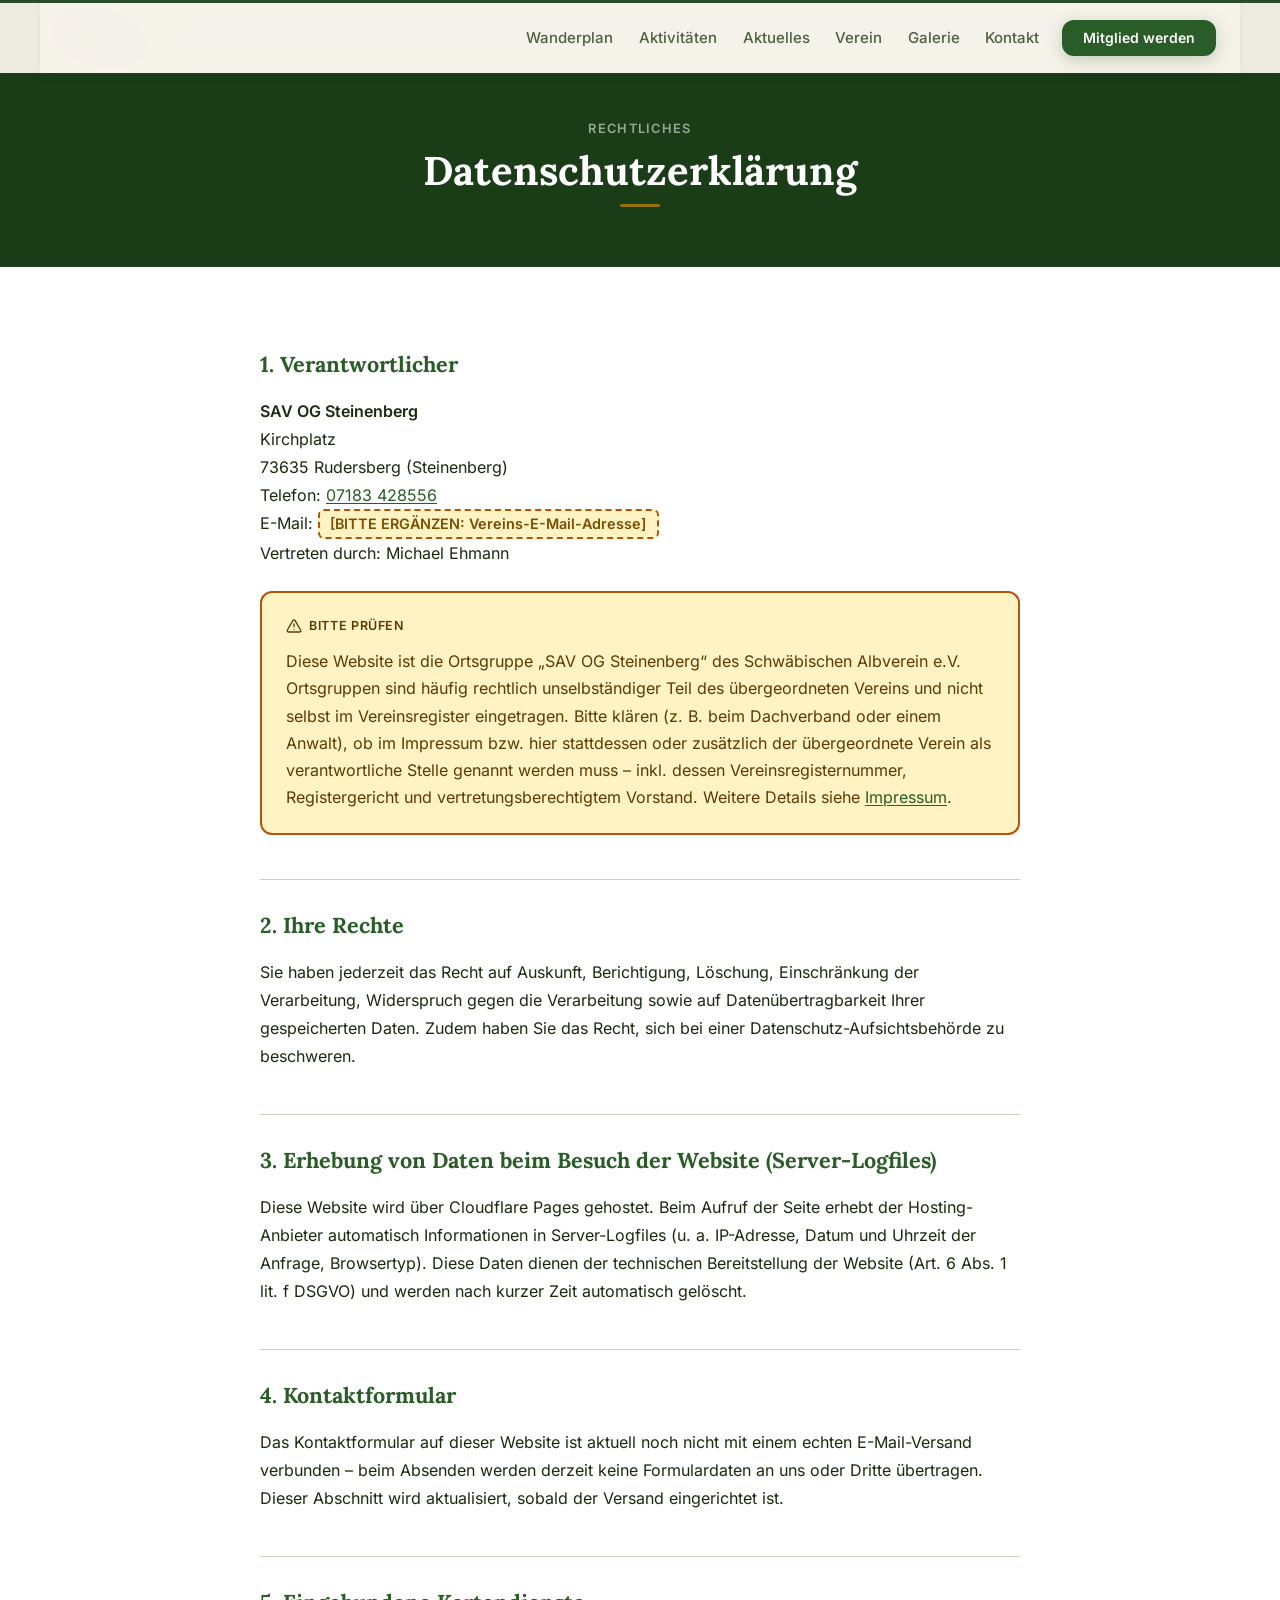
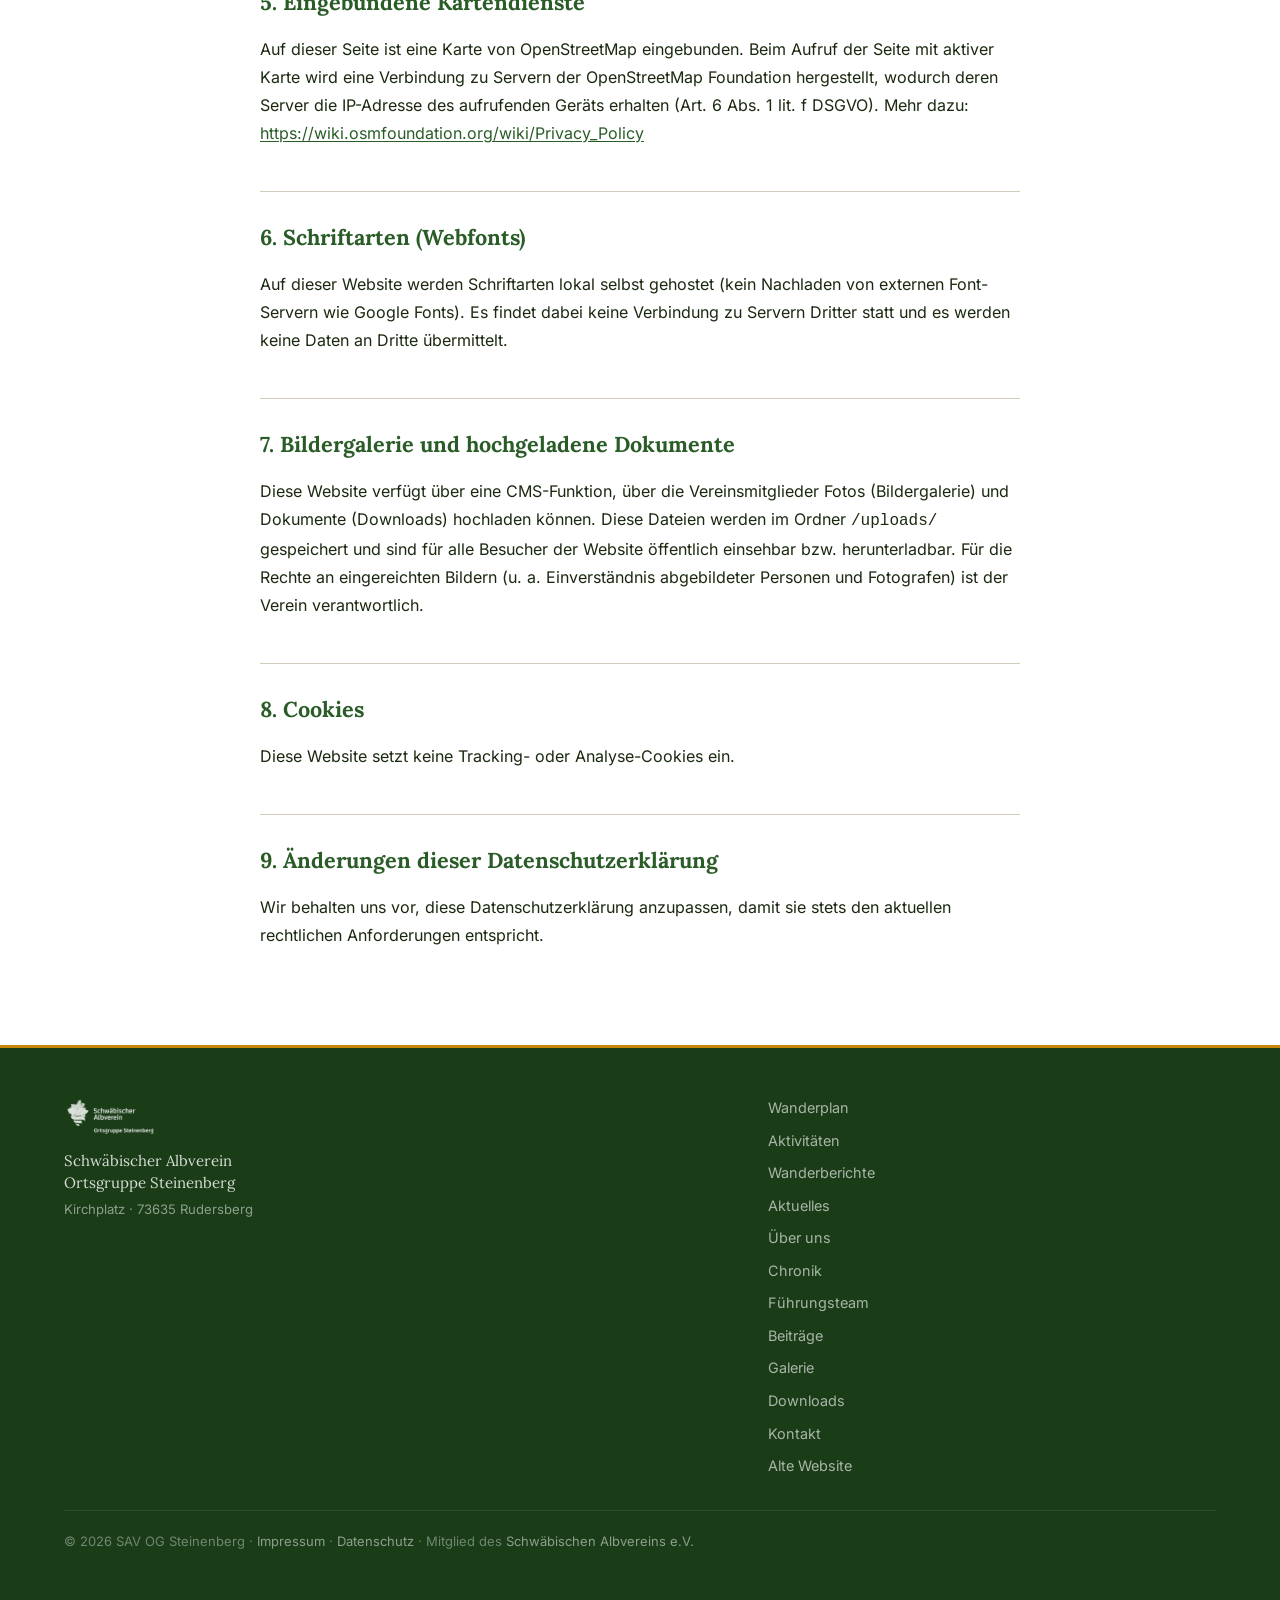
<file: datenschutz.html>
<!DOCTYPE html>
<html lang="de">
<head>
  <meta charset="UTF-8">
  <meta name="viewport" content="width=device-width, initial-scale=1.0">
  <meta name="description" content="Datenschutzerklärung der SAV OG Steinenberg – Ortsgruppe Steinenberg des Schwäbischen Albvereins – gemäß DSGVO.">
  <title>Datenschutzerklärung – SAV OG Steinenberg</title>
  <link rel="stylesheet" href="css/fonts.css">
  <link rel="stylesheet" href="css/style.css">
</head>
<body>

<a href="#main-content" class="skip-link">Zum Inhalt springen</a>

<!-- ── Fixed: Progress bar ─────────────────────────────── -->
<div id="progress-bar" aria-hidden="true"><div id="progress-bar__fill"></div></div>

<!-- =====================================================
     NAVIGATION  (identisch zu index.html, Links zeigen auf
     die jeweiligen Abschnitte der Startseite)
     ===================================================== -->
<header id="main-nav" class="nav nav--scrolled" role="banner">
  <div class="container nav__inner">

    <a href="index.html" class="nav__logo" aria-label="SAV OG Steinenberg – Startseite">
      <img src="assets/images/logo.png"
           alt="Schwäbischer Albverein Ortsgruppe Steinenberg"
           class="nav__logo-img"
           onerror="this.style.display='none';this.nextElementSibling.style.display='flex'">
      <span class="nav__logo-fallback" style="display:none">
        <span class="nav__logo-sav">SAV</span>
        <span class="nav__logo-og">OG Steinenberg</span>
      </span>
    </a>

    <button id="nav-toggle" class="nav__toggle" aria-label="Navigation öffnen" aria-expanded="false" aria-controls="nav-menu">
      <span class="nav__toggle-bar"></span>
      <span class="nav__toggle-bar"></span>
      <span class="nav__toggle-bar"></span>
    </button>

  </div>
</header>

<nav id="nav-menu" class="nav__menu container nav--scrolled" aria-label="Hauptnavigation">
  <ul role="list">
    <li><a href="index.html#wanderplan"    class="nav__link">Wanderplan</a></li>
    <li><a href="index.html#aktivitaeten"  class="nav__link">Aktivitäten</a></li>
    <li><a href="index.html#aktuelles"     class="nav__link">Aktuelles</a></li>
    <li><a href="index.html#ueber-uns"     class="nav__link">Verein</a></li>
    <li><a href="index.html#galerie"       class="nav__link">Galerie</a></li>
    <li><a href="index.html#kontakt"       class="nav__link">Kontakt</a></li>
    <li><a href="index.html#mitglied" class="btn btn--primary btn--sm nav__cta">Mitglied werden</a></li>
  </ul>
</nav>

<main id="main-content">

  <!-- =====================================================
       SEITENTITEL
       ===================================================== -->
  <section class="page-hero" aria-label="Seitentitel">
    <div class="container">
      <p class="section__eyebrow section__eyebrow--light">Rechtliches</p>
      <h1 class="section__title section__title--light">Datenschutzerklärung</h1>
    </div>
  </section>

  <!-- =====================================================
       DATENSCHUTZ-INHALT
       Werte mit id="legal-…" werden von js/cms-content.js aus
       content/kontakt.json bzw. content/rechtliches.json befüllt,
       sobald diese im CMS gepflegt/geändert werden.
       ===================================================== -->
  <section class="section section--white" aria-label="Datenschutzerklärung-Inhalt">
    <div class="container">

      <div class="legal-content">

        <h2>1. Verantwortlicher</h2>
        <address>
          <strong id="legal-vereinsname">SAV OG Steinenberg</strong><br>
          <span id="legal-strasse">Kirchplatz</span><br>
          <span id="legal-ort">73635 Rudersberg (Steinenberg)</span><br>
          Telefon: <a id="legal-telefon-link" href="tel:+497183428556"><span id="legal-telefon">07183 428556</span></a><br>
          E-Mail: <span id="legal-email-wrap" class="legal-placeholder">[BITTE ERGÄNZEN: Vereins-E-Mail-Adresse]</span><br>
          Vertreten durch: <span id="legal-vertreten-durch">Michael Ehmann</span>
        </address>

        <div class="legal-callout" role="note">
          <p class="legal-callout__label">
            <svg width="16" height="16" viewBox="0 0 24 24" fill="none" aria-hidden="true"><path d="M12 9v4M12 17h.01M10.29 3.86l-8.18 14.18A2 2 0 0 0 3.82 21h16.36a2 2 0 0 0 1.71-2.96L13.71 3.86a2 2 0 0 0-3.42 0z" stroke="currentColor" stroke-width="2" stroke-linecap="round" stroke-linejoin="round"/></svg>
            Bitte prüfen
          </p>
          <p>Diese Website ist die Ortsgruppe „SAV OG Steinenberg“ des Schwäbischen Albverein e.V. Ortsgruppen sind häufig rechtlich unselbständiger Teil des übergeordneten Vereins und nicht selbst im Vereinsregister eingetragen. Bitte klären (z.&nbsp;B. beim Dachverband oder einem Anwalt), ob im Impressum bzw. hier stattdessen oder zusätzlich der übergeordnete Verein als verantwortliche Stelle genannt werden muss – inkl. dessen Vereinsregisternummer, Registergericht und vertretungsberechtigtem Vorstand. Weitere Details siehe <a href="impressum.html">Impressum</a>.</p>
        </div>

        <h2>2. Ihre Rechte</h2>
        <p>Sie haben jederzeit das Recht auf Auskunft, Berichtigung, Löschung, Einschränkung der Verarbeitung, Widerspruch gegen die Verarbeitung sowie auf Datenübertragbarkeit Ihrer gespeicherten Daten. Zudem haben Sie das Recht, sich bei einer Datenschutz-Aufsichtsbehörde zu beschweren.</p>

        <h2>3. Erhebung von Daten beim Besuch der Website (Server-Logfiles)</h2>
        <p>Diese Website wird über Cloudflare Pages gehostet. Beim Aufruf der Seite erhebt der Hosting-Anbieter automatisch Informationen in Server-Logfiles (u.&nbsp;a. IP-Adresse, Datum und Uhrzeit der Anfrage, Browsertyp). Diese Daten dienen der technischen Bereitstellung der Website (Art. 6 Abs. 1 lit. f DSGVO) und werden nach kurzer Zeit automatisch gelöscht.</p>

        <h2>4. Kontaktformular</h2>
        <p>Das Kontaktformular auf dieser Website ist aktuell noch nicht mit einem echten E-Mail-Versand verbunden – beim Absenden werden derzeit keine Formulardaten an uns oder Dritte übertragen. Dieser Abschnitt wird aktualisiert, sobald der Versand eingerichtet ist.</p>

        <h2>5. Eingebundene Kartendienste</h2>
        <p>Auf dieser Seite ist eine Karte von OpenStreetMap eingebunden. Beim Aufruf der Seite mit aktiver Karte wird eine Verbindung zu Servern der OpenStreetMap Foundation hergestellt, wodurch deren Server die IP-Adresse des aufrufenden Geräts erhalten (Art. 6 Abs. 1 lit. f DSGVO). Mehr dazu: <a href="https://wiki.osmfoundation.org/wiki/Privacy_Policy" target="_blank" rel="noopener noreferrer">https://wiki.osmfoundation.org/wiki/Privacy_Policy</a></p>

        <h2>6. Schriftarten (Webfonts)</h2>
        <p>Auf dieser Website werden Schriftarten lokal selbst gehostet (kein Nachladen von externen Font-Servern wie Google Fonts). Es findet dabei keine Verbindung zu Servern Dritter statt und es werden keine Daten an Dritte übermittelt.</p>

        <h2>7. Bildergalerie und hochgeladene Dokumente</h2>
        <p>Diese Website verfügt über eine CMS-Funktion, über die Vereinsmitglieder Fotos (Bildergalerie) und Dokumente (Downloads) hochladen können. Diese Dateien werden im Ordner <code>/uploads/</code> gespeichert und sind für alle Besucher der Website öffentlich einsehbar bzw. herunterladbar. Für die Rechte an eingereichten Bildern (u.&nbsp;a. Einverständnis abgebildeter Personen und Fotografen) ist der Verein verantwortlich.</p>

        <h2>8. Cookies</h2>
        <p>Diese Website setzt keine Tracking- oder Analyse-Cookies ein.</p>

        <h2>9. Änderungen dieser Datenschutzerklärung</h2>
        <p>Wir behalten uns vor, diese Datenschutzerklärung anzupassen, damit sie stets den aktuellen rechtlichen Anforderungen entspricht.</p>

      </div>

    </div>
  </section>

</main>

<!-- =====================================================
     FOOTER  (identisch zu index.html)
     ===================================================== -->
<footer class="site-footer" role="contentinfo">
  <div class="container footer__inner">
    <div class="footer__brand">
      <img src="assets/images/logo.png" alt="SAV OG Steinenberg" class="footer__logo" onerror="this.style.display='none'">
      <p class="footer__tagline">Schwäbischer Albverein<br>Ortsgruppe Steinenberg</p>
      <p class="footer__address-small">Kirchplatz · 73635 Rudersberg</p>
    </div>
    <nav class="footer__nav" aria-label="Footer-Navigation">
      <a href="index.html#wanderplan">Wanderplan</a>
      <a href="index.html#aktivitaeten">Aktivitäten</a>
      <a href="index.html#familien">Wanderberichte</a>
      <a href="index.html#aktuelles">Aktuelles</a>
      <a href="index.html#ueber-uns">Über uns</a>
      <a href="index.html#chronik">Chronik</a>
      <a href="index.html#fuehrungsteam">Führungsteam</a>
      <a href="index.html#beitraege">Beiträge</a>
      <a href="index.html#galerie">Galerie</a>
      <a href="index.html#downloads">Downloads</a>
      <a href="index.html#kontakt">Kontakt</a>
      <a href="https://albverein-steinenberg.de" target="_blank" rel="noopener noreferrer">Alte Website</a>
    </nav>
    <p class="footer__legal">
      © <span id="footer-year"></span> SAV OG Steinenberg ·
      <a href="impressum.html">Impressum</a> · <a href="datenschutz.html" aria-current="page">Datenschutz</a> ·
      Mitglied des <a href="https://www.schwaebischer-albverein.de" target="_blank" rel="noopener noreferrer">Schwäbischen Albvereins e.V.</a>
    </p>
  </div>
</footer>

<!-- CMS content loader — fetches JSON files and populates the page -->
<script src="js/cms-content.js"></script>
<script src="js/main.js"></script>
</body>
</html>
</file>
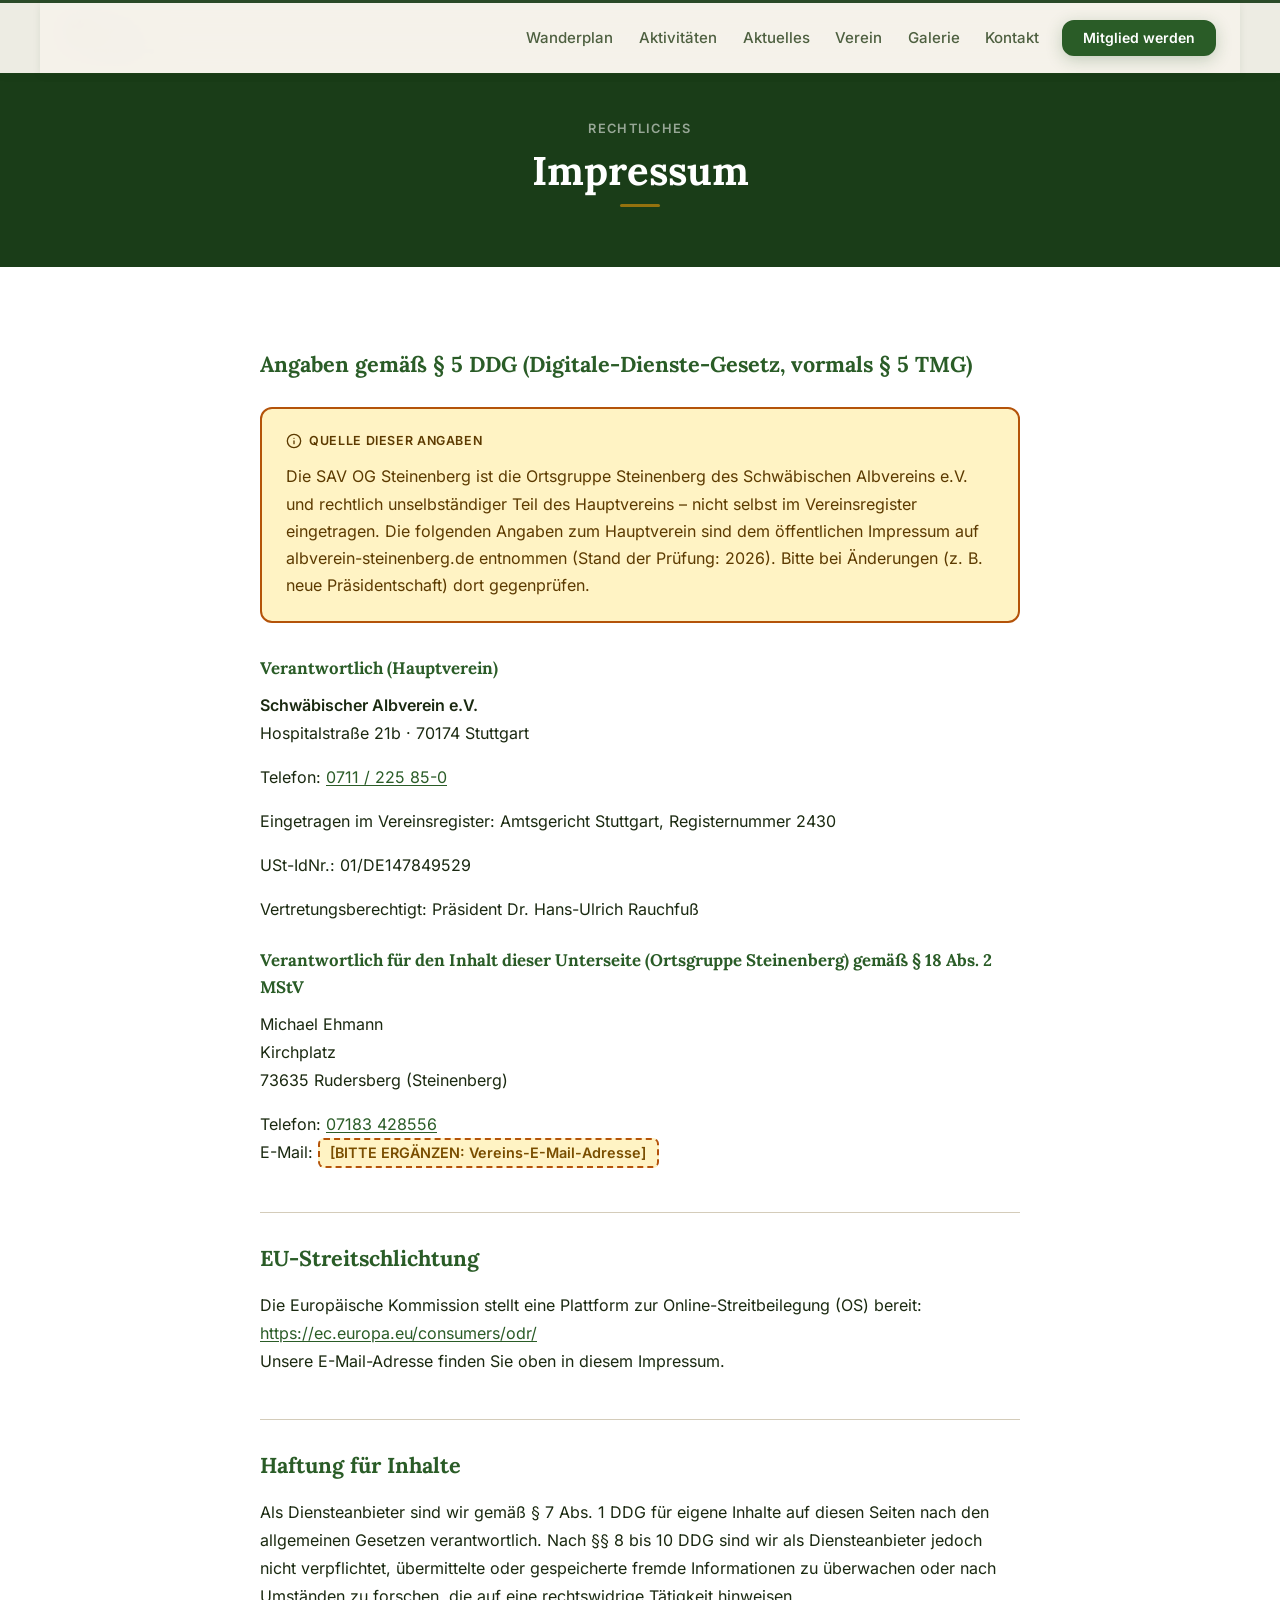
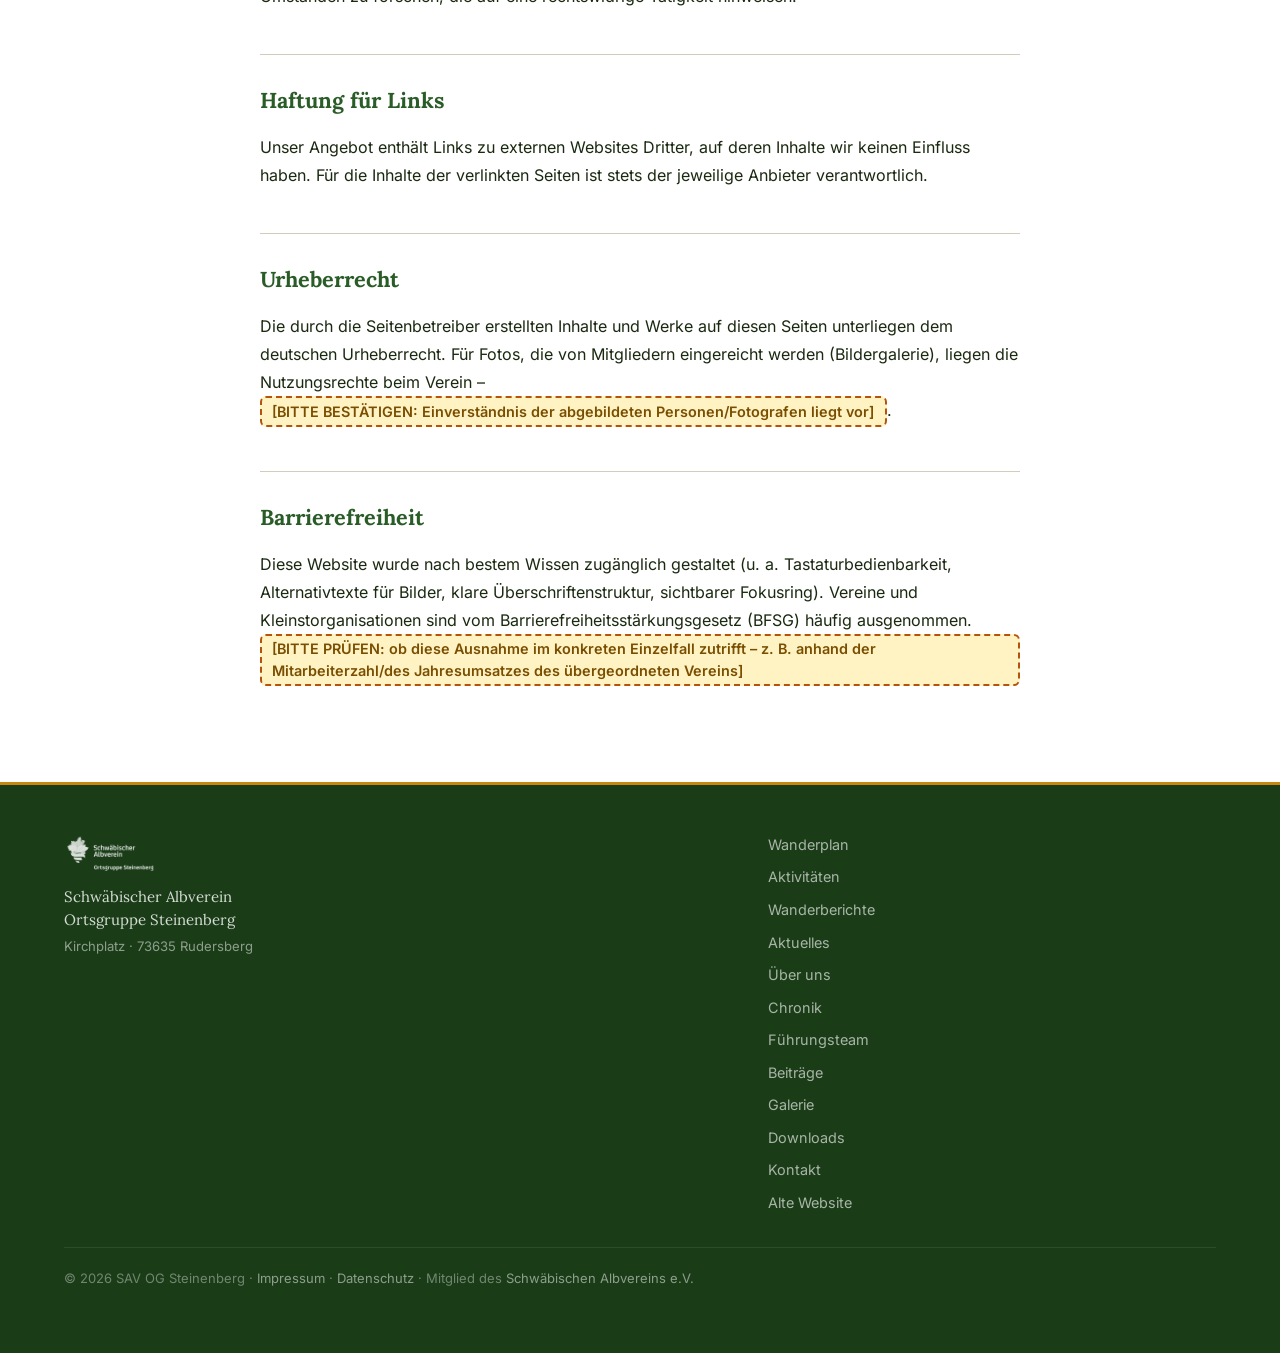
<file: impressum.html>
<!DOCTYPE html>
<html lang="de">
<head>
  <meta charset="UTF-8">
  <meta name="viewport" content="width=device-width, initial-scale=1.0">
  <meta name="description" content="Impressum der SAV OG Steinenberg – Ortsgruppe Steinenberg des Schwäbischen Albvereins – gemäß § 5 DDG.">
  <title>Impressum – SAV OG Steinenberg</title>
  <link rel="stylesheet" href="css/fonts.css">
  <link rel="stylesheet" href="css/style.css">
</head>
<body>

<a href="#main-content" class="skip-link">Zum Inhalt springen</a>

<!-- ── Fixed: Progress bar ─────────────────────────────── -->
<div id="progress-bar" aria-hidden="true"><div id="progress-bar__fill"></div></div>

<!-- =====================================================
     NAVIGATION  (identisch zu index.html, Links zeigen auf
     die jeweiligen Abschnitte der Startseite)
     ===================================================== -->
<header id="main-nav" class="nav nav--scrolled" role="banner">
  <div class="container nav__inner">

    <a href="index.html" class="nav__logo" aria-label="SAV OG Steinenberg – Startseite">
      <img src="assets/images/logo.png"
           alt="Schwäbischer Albverein Ortsgruppe Steinenberg"
           class="nav__logo-img"
           onerror="this.style.display='none';this.nextElementSibling.style.display='flex'">
      <span class="nav__logo-fallback" style="display:none">
        <span class="nav__logo-sav">SAV</span>
        <span class="nav__logo-og">OG Steinenberg</span>
      </span>
    </a>

    <button id="nav-toggle" class="nav__toggle" aria-label="Navigation öffnen" aria-expanded="false" aria-controls="nav-menu">
      <span class="nav__toggle-bar"></span>
      <span class="nav__toggle-bar"></span>
      <span class="nav__toggle-bar"></span>
    </button>

  </div>
</header>

<nav id="nav-menu" class="nav__menu container nav--scrolled" aria-label="Hauptnavigation">
  <ul role="list">
    <li><a href="index.html#wanderplan"    class="nav__link">Wanderplan</a></li>
    <li><a href="index.html#aktivitaeten"  class="nav__link">Aktivitäten</a></li>
    <li><a href="index.html#aktuelles"     class="nav__link">Aktuelles</a></li>
    <li><a href="index.html#ueber-uns"     class="nav__link">Verein</a></li>
    <li><a href="index.html#galerie"       class="nav__link">Galerie</a></li>
    <li><a href="index.html#kontakt"       class="nav__link">Kontakt</a></li>
    <li><a href="index.html#mitglied" class="btn btn--primary btn--sm nav__cta">Mitglied werden</a></li>
  </ul>
</nav>

<main id="main-content">

  <!-- =====================================================
       SEITENTITEL
       ===================================================== -->
  <section class="page-hero" aria-label="Seitentitel">
    <div class="container">
      <p class="section__eyebrow section__eyebrow--light">Rechtliches</p>
      <h1 class="section__title section__title--light">Impressum</h1>
    </div>
  </section>

  <!-- =====================================================
       IMPRESSUM-INHALT
       Werte mit id="legal-…" werden von js/cms-content.js aus
       content/kontakt.json bzw. content/rechtliches.json befüllt,
       sobald diese im CMS gepflegt/geändert werden. Die hier
       hinterlegten Texte sind der aktuelle Stand als Startwert.
       ===================================================== -->
  <section class="section section--white" aria-label="Impressum-Angaben">
    <div class="container">

      <div class="legal-content">

        <h2>Angaben gemäß § 5 DDG (Digitale-Dienste-Gesetz, vormals § 5 TMG)</h2>

        <div class="legal-callout" role="note">
          <p class="legal-callout__label">
            <svg width="16" height="16" viewBox="0 0 24 24" fill="none" aria-hidden="true"><circle cx="12" cy="12" r="10" stroke="currentColor" stroke-width="2"/><line x1="12" y1="16" x2="12" y2="12" stroke="currentColor" stroke-width="2" stroke-linecap="round"/><line x1="12" y1="8" x2="12" y2="8.01" stroke="currentColor" stroke-width="2" stroke-linecap="round"/></svg>
            Quelle dieser Angaben
          </p>
          <p>Die SAV OG Steinenberg ist die Ortsgruppe Steinenberg des Schwäbischen Albvereins e.V. und rechtlich unselbständiger Teil des Hauptvereins – nicht selbst im Vereinsregister eingetragen. Die folgenden Angaben zum Hauptverein sind dem öffentlichen Impressum auf albverein-steinenberg.de entnommen (Stand der Prüfung: 2026). Bitte bei Änderungen (z.&nbsp;B. neue Präsidentschaft) dort gegenprüfen.</p>
        </div>

        <h3>Verantwortlich (Hauptverein)</h3>
        <address>
          <strong id="legal-uebergeordneter-name">Schwäbischer Albverein e.V.</strong><br>
          <span id="legal-uebergeordneter-adresse">Hospitalstraße 21b · 70174 Stuttgart</span>
        </address>
        <p>
          Telefon: <a id="legal-uebergeordneter-telefon-link" href="tel:+497112258500"><span id="legal-uebergeordneter-telefon">0711 / 225 85-0</span></a>
        </p>
        <p>Eingetragen im Vereinsregister: <span id="legal-uebergeordneter-registergericht">Amtsgericht Stuttgart</span>, Registernummer <span id="legal-uebergeordneter-registernummer">2430</span></p>
        <p>USt-IdNr.: <span id="legal-uebergeordneter-ustid">01/DE147849529</span></p>
        <p>Vertretungsberechtigt: Präsident <span id="legal-uebergeordneter-praesident">Dr. Hans-Ulrich Rauchfuß</span></p>

        <h3>Verantwortlich für den Inhalt dieser Unterseite (Ortsgruppe Steinenberg) gemäß § 18 Abs. 2 MStV</h3>
        <address>
          <span id="legal-vertreten-durch">Michael Ehmann</span><br>
          <span id="legal-strasse">Kirchplatz</span><br>
          <span id="legal-ort">73635 Rudersberg (Steinenberg)</span>
        </address>
        <p>
          Telefon: <a id="legal-telefon-link" href="tel:+497183428556"><span id="legal-telefon">07183 428556</span></a><br>
          E-Mail: <span id="legal-email-wrap" class="legal-placeholder">[BITTE ERGÄNZEN: Vereins-E-Mail-Adresse]</span>
        </p>

        <h2>EU-Streitschlichtung</h2>
        <p>
          Die Europäische Kommission stellt eine Plattform zur Online-Streitbeilegung (OS) bereit:
          <a href="https://ec.europa.eu/consumers/odr/" target="_blank" rel="noopener noreferrer">https://ec.europa.eu/consumers/odr/</a><br>
          Unsere E-Mail-Adresse finden Sie oben in diesem Impressum.
        </p>

        <h2>Haftung für Inhalte</h2>
        <p>Als Diensteanbieter sind wir gemäß § 7 Abs. 1 DDG für eigene Inhalte auf diesen Seiten nach den allgemeinen Gesetzen verantwortlich. Nach §§ 8 bis 10 DDG sind wir als Diensteanbieter jedoch nicht verpflichtet, übermittelte oder gespeicherte fremde Informationen zu überwachen oder nach Umständen zu forschen, die auf eine rechtswidrige Tätigkeit hinweisen.</p>

        <h2>Haftung für Links</h2>
        <p>Unser Angebot enthält Links zu externen Websites Dritter, auf deren Inhalte wir keinen Einfluss haben. Für die Inhalte der verlinkten Seiten ist stets der jeweilige Anbieter verantwortlich.</p>

        <h2>Urheberrecht</h2>
        <p>Die durch die Seitenbetreiber erstellten Inhalte und Werke auf diesen Seiten unterliegen dem deutschen Urheberrecht. Für Fotos, die von Mitgliedern eingereicht werden (Bildergalerie), liegen die Nutzungsrechte beim Verein – <span class="legal-placeholder">[BITTE BESTÄTIGEN: Einverständnis der abgebildeten Personen/Fotografen liegt vor]</span>.</p>

        <h2>Barrierefreiheit</h2>
        <p>Diese Website wurde nach bestem Wissen zugänglich gestaltet (u.&nbsp;a. Tastaturbedienbarkeit, Alternativtexte für Bilder, klare Überschriftenstruktur, sichtbarer Fokusring). Vereine und Kleinstorganisationen sind vom Barrierefreiheitsstärkungsgesetz (BFSG) häufig ausgenommen. <span class="legal-placeholder">[BITTE PRÜFEN: ob diese Ausnahme im konkreten Einzelfall zutrifft – z.&nbsp;B. anhand der Mitarbeiterzahl/des Jahresumsatzes des übergeordneten Vereins]</span></p>

      </div>

    </div>
  </section>

</main>

<!-- =====================================================
     FOOTER  (identisch zu index.html)
     ===================================================== -->
<footer class="site-footer" role="contentinfo">
  <div class="container footer__inner">
    <div class="footer__brand">
      <img src="assets/images/logo.png" alt="SAV OG Steinenberg" class="footer__logo" onerror="this.style.display='none'">
      <p class="footer__tagline">Schwäbischer Albverein<br>Ortsgruppe Steinenberg</p>
      <p class="footer__address-small">Kirchplatz · 73635 Rudersberg</p>
    </div>
    <nav class="footer__nav" aria-label="Footer-Navigation">
      <a href="index.html#wanderplan">Wanderplan</a>
      <a href="index.html#aktivitaeten">Aktivitäten</a>
      <a href="index.html#familien">Wanderberichte</a>
      <a href="index.html#aktuelles">Aktuelles</a>
      <a href="index.html#ueber-uns">Über uns</a>
      <a href="index.html#chronik">Chronik</a>
      <a href="index.html#fuehrungsteam">Führungsteam</a>
      <a href="index.html#beitraege">Beiträge</a>
      <a href="index.html#galerie">Galerie</a>
      <a href="index.html#downloads">Downloads</a>
      <a href="index.html#kontakt">Kontakt</a>
      <a href="https://albverein-steinenberg.de" target="_blank" rel="noopener noreferrer">Alte Website</a>
    </nav>
    <p class="footer__legal">
      © <span id="footer-year"></span> SAV OG Steinenberg ·
      <a href="impressum.html" aria-current="page">Impressum</a> · <a href="datenschutz.html">Datenschutz</a> ·
      Mitglied des <a href="https://www.schwaebischer-albverein.de" target="_blank" rel="noopener noreferrer">Schwäbischen Albvereins e.V.</a>
    </p>
  </div>
</footer>

<!-- CMS content loader — fetches JSON files and populates the page -->
<script src="js/cms-content.js"></script>
<script src="js/main.js"></script>
</body>
</html>
</file>
<file: css/fonts.css>
/* ============================================================
   fonts.css — selbst gehostete Webfonts (Lora, Inter)
   ------------------------------------------------------------
   Diese Schriftarten wurden von Google Fonts heruntergeladen und
   liegen nun lokal unter assets/fonts/. Es findet KEIN Nachladen
   von fonts.googleapis.com / fonts.gstatic.com mehr statt – damit
   werden beim Seitenaufruf keine Nutzerdaten (IP-Adresse) an
   Google-Server übertragen (DSGVO, vgl. LG München I, Urteil vom
   20.01.2022, Az. 3 O 17493/20).

   Enthaltene Zeichen: Latin-Subset (deckt Deutsch inkl. Umlaute
   Ä/Ö/Ü/ä/ö/ü/ß vollständig ab). Jede Datei ist eine Variable-Font-
   Datei, die mehrere font-weight-Werte gleichzeitig abdeckt – das
   entspricht exakt der Auslieferung von fonts.googleapis.com selbst.
   ============================================================ */

/* Inter — Regular / Medium / Semibold (400 / 500 / 600) */
@font-face {
  font-family: 'Inter';
  font-style: normal;
  font-weight: 400;
  font-display: swap;
  src: url('../assets/fonts/inter-latin.woff2') format('woff2');
  unicode-range: U+0000-00FF, U+0131, U+0152-0153, U+02BB-02BC, U+02C6, U+02DA, U+02DC, U+0304, U+0308, U+0329, U+2000-206F, U+20AC, U+2122, U+2191, U+2193, U+2212, U+2215, U+FEFF, U+FFFD;
}
@font-face {
  font-family: 'Inter';
  font-style: normal;
  font-weight: 500;
  font-display: swap;
  src: url('../assets/fonts/inter-latin.woff2') format('woff2');
  unicode-range: U+0000-00FF, U+0131, U+0152-0153, U+02BB-02BC, U+02C6, U+02DA, U+02DC, U+0304, U+0308, U+0329, U+2000-206F, U+20AC, U+2122, U+2191, U+2193, U+2212, U+2215, U+FEFF, U+FFFD;
}
@font-face {
  font-family: 'Inter';
  font-style: normal;
  font-weight: 600;
  font-display: swap;
  src: url('../assets/fonts/inter-latin.woff2') format('woff2');
  unicode-range: U+0000-00FF, U+0131, U+0152-0153, U+02BB-02BC, U+02C6, U+02DA, U+02DC, U+0304, U+0308, U+0329, U+2000-206F, U+20AC, U+2122, U+2191, U+2193, U+2212, U+2215, U+FEFF, U+FFFD;
}

/* Lora — Italic (400 / 600) */
@font-face {
  font-family: 'Lora';
  font-style: italic;
  font-weight: 400;
  font-display: swap;
  src: url('../assets/fonts/lora-italic-latin.woff2') format('woff2');
  unicode-range: U+0000-00FF, U+0131, U+0152-0153, U+02BB-02BC, U+02C6, U+02DA, U+02DC, U+0304, U+0308, U+0329, U+2000-206F, U+20AC, U+2122, U+2191, U+2193, U+2212, U+2215, U+FEFF, U+FFFD;
}
@font-face {
  font-family: 'Lora';
  font-style: italic;
  font-weight: 600;
  font-display: swap;
  src: url('../assets/fonts/lora-italic-latin.woff2') format('woff2');
  unicode-range: U+0000-00FF, U+0131, U+0152-0153, U+02BB-02BC, U+02C6, U+02DA, U+02DC, U+0304, U+0308, U+0329, U+2000-206F, U+20AC, U+2122, U+2191, U+2193, U+2212, U+2215, U+FEFF, U+FFFD;
}

/* Lora — Normal (400 / 600 / 700) */
@font-face {
  font-family: 'Lora';
  font-style: normal;
  font-weight: 400;
  font-display: swap;
  src: url('../assets/fonts/lora-normal-latin.woff2') format('woff2');
  unicode-range: U+0000-00FF, U+0131, U+0152-0153, U+02BB-02BC, U+02C6, U+02DA, U+02DC, U+0304, U+0308, U+0329, U+2000-206F, U+20AC, U+2122, U+2191, U+2193, U+2212, U+2215, U+FEFF, U+FFFD;
}
@font-face {
  font-family: 'Lora';
  font-style: normal;
  font-weight: 600;
  font-display: swap;
  src: url('../assets/fonts/lora-normal-latin.woff2') format('woff2');
  unicode-range: U+0000-00FF, U+0131, U+0152-0153, U+02BB-02BC, U+02C6, U+02DA, U+02DC, U+0304, U+0308, U+0329, U+2000-206F, U+20AC, U+2122, U+2191, U+2193, U+2212, U+2215, U+FEFF, U+FFFD;
}
@font-face {
  font-family: 'Lora';
  font-style: normal;
  font-weight: 700;
  font-display: swap;
  src: url('../assets/fonts/lora-normal-latin.woff2') format('woff2');
  unicode-range: U+0000-00FF, U+0131, U+0152-0153, U+02BB-02BC, U+02C6, U+02DA, U+02DC, U+0304, U+0308, U+0329, U+2000-206F, U+20AC, U+2122, U+2191, U+2193, U+2212, U+2215, U+FEFF, U+FFFD;
}
</file>
<file: css/style.css>
/* ============================================================
   SAV OG STEINENBERG — style.css
   ============================================================ */

:root {
  --color-primary:       #2A5C27;
  --color-primary-dark:  #1A3D18;
  --color-primary-mid:   #3D7539;
  --color-sky:           #5B9DC9;
  --color-sky-light:     #EBF5FB;
  --color-amber:         #C8890A;
  --color-amber-light:   #FEF3DC;
  --color-earth:         #7A5C32;
  --color-linen:         #F5F2EB;
  --color-sand:          #EDE8DC;
  --color-white:         #FFFFFF;
  --color-text:          #1A2910;
  --color-text-light:    #4E6040;
  --color-border:        #D4CCBA;

  --radius-sm:  6px;
  --radius-md:  12px;
  --radius-lg:  20px;

  --shadow-sm:  0 2px 8px rgba(30,60,20,0.08);
  --shadow-md:  0 8px 32px rgba(30,60,20,0.13);
  --shadow-lg:  0 16px 48px rgba(30,60,20,0.18);

  --nav-h:      70px;
  --section-py: 5rem;
  --transition: 0.25s ease;

}

/* ── Reset ──────────────────────────────────────────────── */
*, *::before, *::after { box-sizing: border-box; margin: 0; padding: 0; }
html  { font-size: 16px; scroll-behavior: smooth; }
body  {
  font-family: 'Inter', system-ui, sans-serif;
  color: var(--color-text);
  line-height: 1.65;
  background: var(--color-linen);
  -webkit-font-smoothing: antialiased;
}
img   { display: block; max-width: 100%; height: auto; }
a     { color: inherit; text-decoration: none; }
ul, ol { list-style: none; }
address { font-style: normal; }
button, input, select, textarea { font: inherit; }
[hidden] { display: none !important; }

/* ── Accessibility ──────────────────────────────────────── */
.skip-link {
  position: absolute; top: -100%; left: 1rem;
  background: var(--color-primary); color: #fff;
  padding: 0.5rem 1rem; border-radius: var(--radius-sm);
  font-weight: 600; font-size: 0.875rem; z-index: 9999;
  transition: top 0.2s;
}
.skip-link:focus { top: 0.75rem; }
:focus-visible { outline: 3px solid var(--color-amber); outline-offset: 3px; border-radius: 2px; }

/* ── Layout ─────────────────────────────────────────────── */
.container { width: 100%; max-width: 1200px; margin: 0 auto; padding: 0 1.5rem; }

/* ── Buttons ─────────────────────────────────────────────── */
.btn {
  display: inline-flex; align-items: center; gap: 0.5rem;
  padding: 0.75rem 1.75rem; border-radius: var(--radius-md);
  font-weight: 600; font-size: 0.9375rem; cursor: pointer;
  transition: background var(--transition), color var(--transition),
              box-shadow var(--transition), transform var(--transition),
              border-color var(--transition);
  border: 2px solid transparent;
  text-decoration: none; line-height: 1;
}
.btn:hover  { transform: translateY(-2px); }
.btn:active { transform: translateY(0); }

.btn--primary { background: var(--color-primary); color: #fff; border-color: var(--color-primary); box-shadow: 0 4px 16px rgba(42,92,39,0.25); }
.btn--primary:hover { background: var(--color-primary-dark); border-color: var(--color-primary-dark); }
.btn--outline { background: transparent; color: var(--color-primary); border-color: var(--color-primary); }
.btn--outline:hover { background: rgba(42,92,39,0.07); }
.btn--white { background: var(--color-white); color: var(--color-primary); border-color: var(--color-white); }
.btn--white:hover { background: var(--color-linen); box-shadow: 0 6px 24px rgba(0,0,0,0.15); }
.btn--outline-white { background: transparent; color: #fff; border-color: rgba(255,255,255,0.65); }
.btn--outline-white:hover { background: rgba(255,255,255,0.12); border-color: #fff; }
.btn--lg { padding: 0.9rem 2.25rem; font-size: 1rem; }
.btn--sm { padding: 0.55rem 1.2rem; font-size: 0.875rem; }

/* ── Progress bar ───────────────────────────────────────── */
#progress-bar {
  position: fixed; top: 0; left: 0; right: 0;
  height: 3px; z-index: 2000; background: rgba(255,255,255,0.08);
}
#progress-bar__fill {
  height: 100%; width: 0%;
  background: linear-gradient(90deg, var(--color-primary-mid), var(--color-amber));
  transition: width 0.1s linear;
  border-radius: 0 2px 2px 0;
}


/* ── Navigation ─────────────────────────────────────────── */
.nav {
  position: fixed; top: 3px; left: 0; right: 0;
  z-index: 1000; height: var(--nav-h);
  transition: background var(--transition), box-shadow var(--transition);
  /* Only the logo/toggle should catch clicks — the rest of this bar must let
     clicks through to the fixed #nav-menu, which visually sits on top of it. */
  pointer-events: none;
}
.nav--transparent { background: transparent; }
.nav--scrolled {
  background: rgba(245,242,235,0.97);
  backdrop-filter: blur(16px); -webkit-backdrop-filter: blur(16px);
  box-shadow: 0 1px 0 rgba(42,92,39,0.1), var(--shadow-sm);
}

.nav__inner {
  display: flex; align-items: center;
  justify-content: space-between;
  height: 100%; gap: 1.5rem;
}
.nav__inner > * { pointer-events: auto; }

.nav__logo { display: flex; align-items: center; gap: 0.75rem; flex-shrink: 0; }
.nav__logo-img { height: 44px; width: auto; object-fit: contain; transition: filter var(--transition); }
.nav--transparent .nav__logo-img { filter: brightness(0) invert(1); }
.nav--scrolled   .nav__logo-img  { filter: none; }

.nav__logo-fallback { display: flex; flex-direction: column; gap: 0; }
.nav__logo-sav { font-family: 'Lora', serif; font-weight: 700; font-size: 1.3rem; color: #fff; line-height: 1; letter-spacing: 0.05em; transition: color var(--transition); }
.nav__logo-og  { font-size: 0.72rem; font-weight: 500; color: rgba(255,255,255,0.7); letter-spacing: 0.06em; text-transform: uppercase; transition: color var(--transition); }
.nav--scrolled .nav__logo-sav { color: var(--color-primary); }
.nav--scrolled .nav__logo-og  { color: var(--color-text-light); }

.nav__toggle {
  display: none; flex-direction: column; justify-content: center;
  gap: 5px; background: transparent; border: none; cursor: pointer;
  padding: 10px; min-width: 44px; min-height: 44px;
  border-radius: var(--radius-sm);
}
.nav__toggle-bar {
  display: block; width: 22px; height: 2px; background: #fff;
  border-radius: 2px;
  transition: transform var(--transition), opacity var(--transition), background var(--transition);
}
.nav--scrolled .nav__toggle-bar { background: var(--color-primary); }

.nav__menu {
  position: fixed; top: 3px; left: 0; right: 0; height: var(--nav-h);
  /* Above the header (z-index 1000) so its links stay visible once the header
     grows an opaque background on scroll. Mobile overrides this back down,
     since the toggle button must stay clickable above the open overlay. */
  z-index: 1001; pointer-events: none;
  display: flex; align-items: center; justify-content: flex-end;
}
.nav__menu ul { display: flex; align-items: center; gap: 0.2rem; list-style: none; pointer-events: auto; }
.nav__link {
  display: block; padding: 0.5rem 0.7rem;
  border-radius: var(--radius-sm); font-weight: 500; font-size: 0.9375rem;
  color: rgba(255,255,255,0.9);
  transition: color var(--transition), background var(--transition);
}
.nav__link:hover, .nav__link--active { color: #fff; background: rgba(255,255,255,0.14); }
.nav--scrolled .nav__link           { color: var(--color-text-light); }
.nav--scrolled .nav__link:hover,
.nav--scrolled .nav__link--active   { color: var(--color-primary); background: rgba(42,92,39,0.08); }
.nav__cta { margin-left: 0.5rem; }
.nav--scrolled .nav__cta { background: var(--color-primary); color: #fff; border-color: var(--color-primary); }
.nav--scrolled .nav__cta:hover { background: var(--color-primary-dark); border-color: var(--color-primary-dark); }

/* ── Globe Hero ───────────────────────────────────────────── */
.hero {
  position: relative;
  height: 100vh; min-height: 560px;
  overflow: hidden;
  background: #16324a;
}

/* Sky gradient — alpine sunrise */
.hero__sky {
  position: absolute; inset: 0; z-index: 0;
  background: linear-gradient(180deg,
    #16324a 0%, #2c5c86 28%, var(--color-sky) 52%,
    var(--color-amber-light) 78%, var(--color-sky-light) 100%);
}

/* Sun glow near the horizon */
.hero__sun {
  position: absolute; z-index: 1;
  left: 50%; bottom: 30%;
  width: 220px; height: 220px;
  margin-left: -110px;
  border-radius: 50%;
  background: radial-gradient(circle, rgba(255,244,214,0.95) 0%, rgba(255,222,150,0.55) 40%, rgba(255,222,150,0) 72%);
  animation: heroSunPulse 8s ease-in-out infinite;
}

/* Drifting clouds */
.hero__clouds { position: absolute; inset: 0; z-index: 2; overflow: hidden; }
.hero__cloud {
  position: absolute;
  background: rgba(255,255,255,0.55);
  border-radius: 50px;
  filter: blur(2px);
}
.hero__cloud::before, .hero__cloud::after {
  content: ''; position: absolute; background: inherit; border-radius: 50%;
}
.hero__cloud--1 {
  width: 140px; height: 34px; top: 16%; left: -20%;
  animation: heroCloudDrift 70s linear infinite;
}
.hero__cloud--1::before { width: 60px; height: 60px; top: -30px; left: 15px; }
.hero__cloud--1::after  { width: 44px; height: 44px; top: -20px; left: 70px; }
.hero__cloud--2 {
  width: 100px; height: 26px; top: 28%; left: -15%;
  opacity: 0.8;
  animation: heroCloudDrift 95s linear infinite;
  animation-delay: -30s;
}
.hero__cloud--2::before { width: 44px; height: 44px; top: -22px; left: 10px; }
.hero__cloud--2::after  { width: 34px; height: 34px; top: -14px; left: 50px; }
.hero__cloud--3 {
  width: 170px; height: 40px; top: 10%; left: -25%;
  opacity: 0.4;
  animation: heroCloudDrift 120s linear infinite;
  animation-delay: -60s;
}
.hero__cloud--3::before { width: 70px; height: 70px; top: -34px; left: 20px; }
.hero__cloud--3::after  { width: 54px; height: 54px; top: -24px; left: 90px; }

@keyframes heroCloudDrift {
  from { transform: translateX(0); }
  to   { transform: translateX(160vw); }
}
@keyframes heroSunPulse {
  0%, 100% { opacity: 0.85; transform: scale(1); }
  50%      { opacity: 1;    transform: scale(1.06); }
}

/* Mountain silhouette layers */
.hero__mountains {
  position: absolute; left: 0; right: 0; bottom: -2px;
  width: 100%; height: 46vh; min-height: 260px;
  will-change: transform;
}
.hero__mountains--back  { z-index: 3; height: 42vh; opacity: 0.9; }
.hero__mountains--back  path { fill: #6f9db8; }
.hero__mountains--mid   { z-index: 4; height: 40vh; }
.hero__mountains--mid   path { fill: var(--color-primary-mid); }
.hero__mountains--front { z-index: 5; height: 36vh; }
.hero__mountains--front path { fill: var(--color-primary-dark); }

/* Text content */
.hero__content {
  position: absolute; z-index: 10;
  left: 8%; top: 44%;
  transform: translateY(-50%);
  max-width: 460px;
}
.hero__anim {
  opacity: 0; transform: translateY(18px);
  animation: heroFadeUp 0.8s ease forwards;
  animation-delay: var(--hero-delay, 0s);
}
@keyframes heroFadeUp {
  to { opacity: 1; transform: translateY(0); }
}

.hero__eyebrow {
  font-size: 0.76rem; font-weight: 700; letter-spacing: 0.1em;
  text-transform: uppercase; color: rgba(255,255,255,0.85);
  margin-bottom: 0.8rem;
  text-shadow: 0 1px 6px rgba(0,0,0,0.25);
}

.hero__logo {
  width: 100px; height: auto;
  filter: brightness(0) invert(1);
  margin-bottom: 1.1rem;
  display: block;
}

.hero__title {
  font-family: 'Lora', serif;
  font-size: clamp(2.4rem, 5vw, 4.2rem);
  font-weight: 700; color: #fff; line-height: 1.15;
  margin-bottom: 0.9rem;
  text-shadow: 0 2px 12px rgba(0,0,0,0.25);
}
.hero__title em { font-style: italic; color: #EFFAE6; }

.hero__sub {
  font-size: 0.9875rem; color: rgba(255,255,255,0.85); line-height: 1.65;
  text-shadow: 0 1px 8px rgba(0,0,0,0.25);
}

.hero__cta {
  display: flex; gap: 1rem; flex-wrap: wrap;
  margin-top: 1.5rem;
}

/* Scroll cue arrow */
.hero__scroll-cue {
  position: absolute;
  bottom: 2rem; left: 50%;
  transform: translateX(-50%);
  z-index: 10;
  color: rgba(255,255,255,0.7);
  animation: scrollBounce 2.5s ease-in-out 1.2s infinite;
}

@keyframes scrollBounce {
  0%, 100% { transform: translateX(-50%) translateY(0); }
  50%       { transform: translateX(-50%) translateY(8px); }
}

@media (prefers-reduced-motion: reduce) {
  .hero__cloud, .hero__sun, .hero__scroll-cue { animation: none; }
  .hero__anim { animation: none; opacity: 1; transform: none; }
}

/* ── Sections ──────────────────────────────────────────── */
.section { padding: var(--section-py) 0; }
.section--linen  { background: var(--color-linen); }
.section--white  { background: var(--color-white); }
.section--forest { background: var(--color-primary-dark); }

.section__header { text-align: center; margin-bottom: 3.5rem; max-width: 640px; margin-left: auto; margin-right: auto; }
.section__header--light .section__sub { color: rgba(255,255,255,0.7); }

.section__eyebrow { font-size: 0.8rem; font-weight: 700; letter-spacing: 0.1em; text-transform: uppercase; color: var(--color-primary); margin-bottom: 0.5rem; }
.section__eyebrow--light { color: rgba(255,255,255,0.55); }

.section__title {
  font-family: 'Lora', serif;
  font-size: clamp(1.75rem, 3.5vw, 2.5rem);
  font-weight: 700; color: var(--color-primary);
  line-height: 1.2; margin-bottom: 0.75rem;
}
.section__title::after {
  content: ''; display: block; width: 40px; height: 3px;
  background: var(--color-amber); border-radius: 2px;
  margin: 0.55rem auto 0;
}
.section__title--light { color: #fff; }
.section__title--light::after { background: rgba(200,137,10,0.7); }
.section__sub { font-size: 1.05rem; color: var(--color-text-light); line-height: 1.6; }
.section__sub--light { color: rgba(255,255,255,0.7); }

/* ── Scroll reveal ──────────────────────────────────────── */
.reveal {
  opacity: 0; transform: translateY(24px);
  transition: opacity 0.6s ease, transform 0.6s ease;
  transition-delay: var(--delay, 0ms);
}
.reveal--visible { opacity: 1; transform: translateY(0); }

/* ── Tour Search & Filter ───────────────────────────────── */
.tour-search-bar {
  display: flex; flex-wrap: wrap; gap: 1rem;
  align-items: center; margin-bottom: 1.75rem;
}
.tour-search-wrap {
  position: relative; flex: 1; min-width: 220px;
}
.tour-search-wrap svg {
  position: absolute; left: 0.9rem; top: 50%;
  transform: translateY(-50%); color: var(--color-text-light);
  pointer-events: none;
}
.tour-search__input {
  width: 100%; padding: 0.7rem 1rem 0.7rem 2.6rem;
  border: 1.5px solid var(--color-border); border-radius: var(--radius-md);
  background: var(--color-white); color: var(--color-text);
  font-size: 0.9375rem;
  transition: border-color var(--transition), box-shadow var(--transition);
}
.tour-search__input:focus { border-color: var(--color-primary); box-shadow: 0 0 0 3px rgba(42,92,39,0.1); outline: none; }
.tour-search__input::placeholder { color: var(--color-text-light); opacity: 0.6; }

.tour-filters { display: flex; flex-wrap: wrap; gap: 0.5rem; }
.filter-btn {
  padding: 0.45rem 1rem; border-radius: 20px;
  border: 1.5px solid var(--color-border);
  background: var(--color-white); color: var(--color-text-light);
  font-size: 0.82rem; font-weight: 600; cursor: pointer;
  transition: all var(--transition);
}
.filter-btn:hover { border-color: var(--color-primary); color: var(--color-primary); }
.filter-btn--active { background: var(--color-primary); color: #fff; border-color: var(--color-primary); }
.filter-btn--active:hover { color: #fff; background: var(--color-primary-dark); border-color: var(--color-primary-dark); }

/* ── Tour List ──────────────────────────────────────────── */
.tour-list { display: flex; flex-direction: column; gap: 0.75rem; margin-bottom: 1.5rem; }

.tour-item {
  display: flex; align-items: center; gap: 1.25rem;
  background: var(--color-white); border: 1.5px solid var(--color-border);
  border-radius: var(--radius-md); padding: 1rem 1.25rem;
  transition: box-shadow var(--transition), transform var(--transition), border-color var(--transition);
}
.tour-item:hover { box-shadow: var(--shadow-sm); transform: translateX(4px); border-color: var(--color-primary); }
.tour-item--hidden { display: none; }
.tour-item--past { opacity: 0.72; }
.tour-item--past:hover { opacity: 1; }

.tour-item__date {
  display: flex; flex-direction: column; align-items: center;
  background: var(--color-primary); color: #fff;
  border-radius: var(--radius-sm); padding: 0.55rem 0.8rem;
  flex-shrink: 0; min-width: 52px; text-align: center;
}
.tour-item--upcoming .tour-item__date { background: var(--color-primary-mid); }
.tour-item__day   { font-family: 'Lora', serif; font-size: 1.4rem; font-weight: 700; line-height: 1; }
.tour-item__month { font-size: 0.68rem; text-transform: uppercase; letter-spacing: 0.06em; opacity: 0.85; margin-top: 1px; }

.tour-item__info { flex: 1; }
.tour-item__title { font-family: 'Lora', serif; font-size: 1rem; font-weight: 700; color: var(--color-primary); margin: 0.25rem 0 0.2rem; line-height: 1.3; }
.tour-item__meta  { font-size: 0.8rem; color: var(--color-text-light); }

.tour-item__status { flex-shrink: 0; font-size: 0.72rem; font-weight: 700; letter-spacing: 0.05em; text-transform: uppercase; padding: 0.2rem 0.65rem; border-radius: 20px; }
.tour-item__status--past     { background: var(--color-sand); color: var(--color-text-light); }
.tour-item__status--upcoming { background: #D4EDDA; color: #1A5C2A; }

.tour-tag {
  display: inline-block; font-size: 0.7rem; font-weight: 700;
  letter-spacing: 0.05em; text-transform: uppercase;
  padding: 0.15rem 0.55rem; border-radius: 20px;
}
.tour-tag--family  { background: #D4EDDA; color: #1A5C2A; }
.tour-tag--group   { background: var(--color-sky-light); color: #1A4A6E; }
.tour-tag--senior  { background: var(--color-amber-light); color: #7A4E00; }
.tour-tag--bike    { background: #E8D5F0; color: #5C2A7A; }
.tour-tag--event   { background: var(--color-sand); color: var(--color-earth); }

.tour-empty-msg {
  text-align: center; padding: 2rem;
  color: var(--color-text-light); font-size: 0.9375rem;
}

.tour-more-wrap { text-align: center; margin: -0.25rem 0 1.5rem; }

.events-note {
  display: flex; align-items: flex-start; gap: 0.6rem;
  font-size: 0.875rem; color: var(--color-text-light);
  background: var(--color-sand);
  border-radius: var(--radius-md); padding: 1rem 1.25rem; line-height: 1.55;
}
.events-note svg { flex-shrink: 0; margin-top: 0.15rem; color: var(--color-sky); }

/* ── Activity Cards ─────────────────────────────────────── */
.activities-grid { display: grid; grid-template-columns: repeat(auto-fit, minmax(240px, 1fr)); gap: 1.5rem; }

.activity-card {
  position: relative;
  background: var(--color-linen);
  border: 1.5px solid var(--color-border);
  border-radius: var(--radius-lg); padding: 2rem 1.75rem;
  display: flex; flex-direction: column; gap: 0.75rem;
  transition: box-shadow var(--transition), transform var(--transition), border-color var(--transition);
}
.activity-card:hover { box-shadow: var(--shadow-md); transform: translateY(-5px); border-color: var(--color-primary); }
.activity-card--highlight { border-color: var(--color-amber); background: var(--color-amber-light); }
.activity-card--highlight:hover { border-color: var(--color-earth); }

.activity-card__icon {
  width: 60px; height: 60px;
  background: var(--color-white);
  border-radius: var(--radius-md);
  display: flex; align-items: center; justify-content: center;
  color: var(--color-primary); box-shadow: var(--shadow-sm);
  transition: transform var(--transition);
}
.activity-card:hover .activity-card__icon { transform: scale(1.08); }
.activity-card--highlight .activity-card__icon { color: var(--color-earth); }

.activity-card__badge {
  position: absolute; top: -10px; right: 1.25rem;
  background: var(--color-amber); color: #fff;
  font-size: 0.72rem; font-weight: 700; letter-spacing: 0.06em;
  text-transform: uppercase; padding: 0.25rem 0.75rem; border-radius: 20px;
}
.activity-card__title { font-family: 'Lora', serif; font-size: 1.2rem; font-weight: 700; color: var(--color-primary); }
.activity-card--highlight .activity-card__title { color: var(--color-earth); }
.activity-card__desc { font-size: 0.9375rem; color: var(--color-text-light); line-height: 1.6; flex: 1; }
.activity-card__facts { display: flex; flex-direction: column; gap: 0.3rem; margin-top: 0.25rem; }
.activity-card__facts li { font-size: 0.82rem; font-weight: 500; color: var(--color-primary); padding-left: 1rem; position: relative; }
.activity-card__facts li::before { content: '›'; position: absolute; left: 0; color: var(--color-amber); font-weight: 700; }

/* ── Wanderberichte ─────────────────────────────────────── */
.reports-grid { display: grid; grid-template-columns: repeat(auto-fit, minmax(300px, 1fr)); gap: 1.75rem; }

.report-card {
  background: var(--color-white);
  border: 1.5px solid var(--color-border);
  border-radius: var(--radius-lg); overflow: hidden;
  transition: box-shadow var(--transition), transform var(--transition);
}
.report-card:hover { box-shadow: var(--shadow-md); transform: translateY(-4px); }

.report-card__img-wrap { height: 180px; overflow: hidden; }
.report-card__img-wrap--placeholder { background: linear-gradient(135deg, var(--color-primary-dark) 0%, var(--color-primary) 100%); }
.report-card__img-placeholder { height: 100%; display: flex; align-items: center; justify-content: center; color: rgba(255,255,255,0.3); }

.report-card__body { padding: 1.5rem; }
.report-card__title { font-family: 'Lora', serif; font-size: 1.15rem; font-weight: 700; color: var(--color-primary); margin: 0.4rem 0 0.2rem; line-height: 1.3; }
.report-card__date  { font-size: 0.8rem; color: var(--color-text-light); margin-bottom: 0.75rem; }
.report-card__text  { font-size: 0.9rem; color: var(--color-text-light); line-height: 1.65; margin-bottom: 0.75rem; }
.report-card__author { font-size: 0.82rem; color: var(--color-primary); font-style: italic; }

/* ── Über uns / About ───────────────────────────────────── */
.about-grid { display: grid; grid-template-columns: 3fr 2fr; gap: 4rem; align-items: center; }
.about-desc { color: rgba(255,255,255,0.8); font-size: 1rem; line-height: 1.75; margin-bottom: 1rem; }
.about-desc strong { color: #fff; }
.about-feature-list { display: flex; flex-direction: column; gap: 0.6rem; margin-top: 1.25rem; }
.about-feature { display: flex; align-items: center; gap: 0.6rem; font-size: 0.9375rem; color: rgba(255,255,255,0.82); }
.about-feature svg { color: var(--color-amber); flex-shrink: 0; }
.about-card-wrap { display: flex; flex-direction: column; gap: 1.25rem; }
.about-photo-card { border-radius: var(--radius-lg); overflow: hidden; box-shadow: var(--shadow-md); position: relative; }
.about-photo { width: 100%; height: 240px; object-fit: cover; display: block; }
.about-photo-card--no-img { background: rgba(255,255,255,0.07); min-height: 200px; }
.about-photo-caption { position: absolute; bottom: 0; left: 0; right: 0; background: linear-gradient(to top, rgba(26,61,24,0.8) 0%, transparent 100%); color: rgba(255,255,255,0.85); font-size: 0.8rem; padding: 1.5rem 1rem 0.75rem; display: flex; align-items: center; gap: 0.4rem; }
.about-photo-caption svg { color: var(--color-amber); flex-shrink: 0; }
.about-region-card { background: rgba(255,255,255,0.07); border: 1.5px solid rgba(255,255,255,0.12); border-radius: var(--radius-md); padding: 1.25rem 1.5rem; }
.about-region-card h3 { font-family: 'Lora', serif; font-size: 1rem; font-weight: 700; color: #fff; margin-bottom: 0.5rem; }
.about-region-card p  { font-size: 0.875rem; color: rgba(255,255,255,0.7); line-height: 1.6; }

/* ── Chronik / Timeline ─────────────────────────────────── */
.timeline {
  position: relative; max-width: 860px; margin: 0 auto;
  display: flex; flex-direction: column; gap: 0;
}
.timeline::before {
  content: ''; position: absolute;
  left: 90px; top: 0; bottom: 0; width: 2px;
  background: linear-gradient(to bottom, var(--color-primary-mid), var(--color-border));
}

.timeline-item {
  display: flex; gap: 2.5rem; align-items: flex-start;
  padding: 0 0 2.5rem;
  position: relative;
}
.timeline-item::before {
  content: ''; position: absolute;
  left: 84px; top: 0.4rem; width: 14px; height: 14px;
  border-radius: 50%; background: var(--color-amber);
  border: 3px solid var(--color-white);
  box-shadow: 0 0 0 2px var(--color-primary);
  z-index: 1;
}
.timeline-item:hover::before { background: var(--color-primary); }

.timeline-item__year {
  width: 80px; flex-shrink: 0;
  font-family: 'Lora', serif; font-size: 1rem; font-weight: 700;
  color: var(--color-primary); text-align: right; padding-top: 0.2rem;
  line-height: 1.2;
}

.timeline-item__content { flex: 1; padding-left: 1rem; }
.timeline-item__title { font-family: 'Lora', serif; font-size: 1.1rem; font-weight: 700; color: var(--color-primary); margin-bottom: 0.4rem; }
.timeline-item--collapsed { display: none; }
.chronik-more-wrap { text-align: center; margin-top: -0.5rem; }
.timeline-item__desc  { font-size: 0.9rem; color: var(--color-text-light); line-height: 1.65; }

/* ── Führungsteam ───────────────────────────────────────── */
.team-grid { display: grid; grid-template-columns: repeat(auto-fit, minmax(260px, 1fr)); gap: 1.25rem; }

.team-card {
  background: var(--color-white);
  border: 1.5px solid var(--color-border);
  border-radius: var(--radius-md); padding: 1.25rem 1.5rem;
  display: flex; align-items: center; gap: 1rem;
  transition: box-shadow var(--transition), border-color var(--transition), transform var(--transition);
}
.team-card:hover { box-shadow: var(--shadow-sm); border-color: var(--color-primary); transform: translateY(-2px); }

.team-card__avatar {
  width: 48px; height: 48px; border-radius: 50%;
  background: var(--color-primary); color: #fff;
  display: flex; align-items: center; justify-content: center;
  font-family: 'Lora', serif; font-weight: 700; font-size: 0.9rem;
  flex-shrink: 0; letter-spacing: 0.02em;
  transition: transform var(--transition);
}
.team-card:hover .team-card__avatar { transform: scale(1.1); }

.team-card__name  { font-weight: 700; font-size: 0.9375rem; color: var(--color-primary); margin-bottom: 0.15rem; }
.team-card__role  { font-size: 0.8rem; color: var(--color-text-light); margin-bottom: 0.35rem; }
.team-card__phone { font-size: 0.82rem; color: var(--color-sky); font-weight: 500; }
.team-card__phone:hover { text-decoration: underline; }

/* ── Beiträge & Leistungen ──────────────────────────────── */
.beitraege-grid { display: grid; grid-template-columns: 1fr 1fr; gap: 3rem; align-items: start; }

.beitraege-table {
  width: 100%; border-collapse: collapse;
  border-radius: var(--radius-md); overflow: hidden;
  box-shadow: var(--shadow-sm);
}
.beitraege-table__caption {
  font-family: 'Lora', serif; font-size: 1rem; font-weight: 700;
  color: var(--color-primary); text-align: left;
  padding: 0 0 0.75rem; caption-side: top;
}
.beitraege-table thead tr { background: var(--color-primary); }
.beitraege-table thead th {
  padding: 0.75rem 1.1rem; text-align: left;
  color: #fff; font-size: 0.82rem; font-weight: 600;
  letter-spacing: 0.04em; text-transform: uppercase;
}
.beitraege-table tbody tr { border-bottom: 1px solid var(--color-border); }
.beitraege-table tbody tr:last-child { border-bottom: none; }
.beitraege-table tbody tr:nth-child(even) { background: var(--color-linen); }
.beitraege-table tbody tr:nth-child(odd)  { background: var(--color-white); }
.beitraege-table tbody td { padding: 0.85rem 1.1rem; font-size: 0.9rem; color: var(--color-text); }
.beitraege-table__price { font-weight: 700; color: var(--color-primary); }
.beitraege-table__note {
  margin-top: 1rem; font-size: 0.82rem; color: var(--color-text-light);
  line-height: 1.6; padding: 0.75rem 1rem;
  background: var(--color-sand); border-radius: var(--radius-sm);
}

.leistungen-list__title { font-family: 'Lora', serif; font-size: 1.15rem; font-weight: 700; color: var(--color-primary); margin-bottom: 1.25rem; }
.leistungen-list ul { display: flex; flex-direction: column; gap: 0.75rem; }
.leistungen-list li { display: flex; align-items: center; gap: 0.65rem; font-size: 0.9375rem; color: var(--color-text); }
.leistungen-list svg { color: var(--color-primary); flex-shrink: 0; }

/* ── Mitglied ───────────────────────────────────────────── */
.join-grid { display: grid; grid-template-columns: 3fr 2fr; gap: 4rem; align-items: center; }
.join-desc { font-size: 1rem; color: var(--color-text-light); line-height: 1.7; margin-bottom: 1.5rem; }
.join-benefits { display: flex; flex-direction: column; gap: 0.8rem; margin-bottom: 2rem; }
.join-benefits li { display: flex; align-items: center; gap: 0.65rem; font-size: 0.9375rem; color: var(--color-text); }
.join-benefits svg { color: var(--color-primary); flex-shrink: 0; }
.join-card { background: var(--color-primary); border-radius: var(--radius-lg); box-shadow: var(--shadow-lg); overflow: hidden; }
.join-card__inner { padding: 2.5rem 2rem; text-align: center; }
.join-card__icon  { color: rgba(255,255,255,0.5); margin-bottom: 1rem; display: flex; justify-content: center; }
.join-card__title { font-family: 'Lora', serif; font-size: 1.5rem; font-weight: 700; color: #fff; line-height: 1.25; margin-bottom: 0.6rem; }
.join-card__sub   { font-size: 0.9rem; color: rgba(255,255,255,0.7); line-height: 1.6; }
.join-card__divider { width: 40px; height: 2px; background: rgba(255,255,255,0.2); margin: 1.5rem auto; }
.join-card__contact-label { font-size: 0.75rem; text-transform: uppercase; letter-spacing: 0.08em; color: rgba(255,255,255,0.5); margin-bottom: 0.2rem; }
.join-card__contact-name  { font-family: 'Lora', serif; font-size: 1.1rem; font-weight: 700; color: #fff; }
.join-card__phone { font-size: 1rem; color: rgba(255,255,255,0.75); display: block; margin-top: 0.2rem; }
.join-card__phone:hover { color: #fff; text-decoration: underline; }

/* ── Galerie placeholder ────────────────────────────────── */
.gallery-placeholder {
  border: 2px dashed rgba(255,255,255,0.18);
  border-radius: var(--radius-lg);
  padding: 4rem 2rem; text-align: center;
}
.gallery-placeholder__inner { display: flex; flex-direction: column; align-items: center; gap: 1rem; color: rgba(255,255,255,0.5); }
.gallery-placeholder__inner svg { color: rgba(255,255,255,0.25); }
.gallery-placeholder__inner h3 { font-family: 'Lora', serif; font-size: 1.25rem; font-weight: 700; color: rgba(255,255,255,0.7); }
.gallery-placeholder__inner p  { font-size: 0.9rem; max-width: 400px; line-height: 1.6; }

/* ── Downloads ──────────────────────────────────────────── */
.download-list { display: flex; flex-direction: column; gap: 0.75rem; max-width: 700px; margin: 0 auto; }

.download-item {
  display: flex; align-items: center; gap: 1.25rem;
  background: var(--color-white); border: 1.5px solid var(--color-border);
  border-radius: var(--radius-md); padding: 1.1rem 1.5rem;
  transition: box-shadow var(--transition), border-color var(--transition);
}
.download-item:hover { box-shadow: var(--shadow-sm); border-color: var(--color-primary); }
.download-item--soon { opacity: 0.75; cursor: default; }
.download-item--soon:hover { box-shadow: none; border-color: var(--color-border); }

.download-item__icon {
  width: 44px; height: 44px; border-radius: var(--radius-sm);
  background: var(--color-linen); color: var(--color-primary);
  display: flex; align-items: center; justify-content: center; flex-shrink: 0;
}
.download-item__info { flex: 1; }
.download-item__title { display: block; font-weight: 600; font-size: 0.9375rem; color: var(--color-primary); margin-bottom: 0.15rem; }
.download-item__desc  { font-size: 0.8rem; color: var(--color-text-light); }
.download-item__badge {
  flex-shrink: 0; font-size: 0.72rem; font-weight: 700;
  letter-spacing: 0.05em; text-transform: uppercase;
  padding: 0.2rem 0.65rem; border-radius: 20px;
  background: var(--color-sand); color: var(--color-text-light);
}

/* ── Kontakt ─────────────────────────────────────────────── */
.kontakt-grid { display: grid; grid-template-columns: 1fr 1.6fr; gap: 3rem; align-items: start; }
.kontakt-info { display: flex; flex-direction: column; gap: 1.75rem; }
.contact-block__title { font-family: 'Lora', serif; font-size: 1rem; font-weight: 700; color: #fff; margin-bottom: 0.6rem; }
.contact-block__address { font-size: 0.9375rem; color: rgba(255,255,255,0.78); line-height: 1.7; }
.contact-block__sub { font-size: 0.875rem; color: rgba(255,255,255,0.68); line-height: 1.7; }
.contact-link { display: inline-flex; align-items: center; gap: 0.45rem; font-size: 0.9375rem; color: rgba(255,255,255,0.78); margin-bottom: 0.3rem; transition: color var(--transition); }
.contact-link:hover { color: #fff; text-decoration: underline; }
.kontakt-map iframe { border-radius: var(--radius-lg); border: none; box-shadow: var(--shadow-md); display: block; }
.map-link { margin-top: 0.75rem; }

/* ── Contact Form ─────────────────────────────────────────── */
.contact-form-wrap {
  margin-top: 3rem; padding-top: 2.5rem;
  border-top: 1px solid rgba(255,255,255,0.1);
}
.contact-form-wrap__title {
  font-family: 'Lora', serif; font-size: 1.25rem;
  font-weight: 700; color: #fff; margin-bottom: 1.5rem;
}
.contact-form { display: flex; flex-direction: column; gap: 1.1rem; }
.contact-form__row { display: grid; grid-template-columns: 1fr 1fr; gap: 1.1rem; }
.contact-form__group { display: flex; flex-direction: column; gap: 0.4rem; }
.contact-form__label { font-size: 0.85rem; font-weight: 600; color: rgba(255,255,255,0.75); }
.contact-form__input {
  background: rgba(255,255,255,0.07); border: 1px solid rgba(255,255,255,0.15);
  border-radius: var(--radius-sm); color: #fff; padding: 0.7rem 1rem;
  font-size: 0.9375rem; transition: border-color var(--transition), background var(--transition);
  outline: none; width: 100%;
}
.contact-form__input::placeholder { color: rgba(255,255,255,0.28); }
.contact-form__input:focus {
  border-color: rgba(160,230,140,0.6); background: rgba(255,255,255,0.11);
}
.contact-form__select { appearance: none; cursor: pointer; }
.contact-form__select option { background: #1a3d18; color: #fff; }
.contact-form__textarea { resize: vertical; min-height: 120px; }
.contact-form__privacy { margin-top: 0.25rem; }
.contact-form__checkbox-label {
  display: flex; align-items: flex-start; gap: 0.6rem;
  font-size: 0.85rem; color: rgba(255,255,255,0.65); cursor: pointer; line-height: 1.5;
}
.contact-form__checkbox-label input[type="checkbox"] {
  flex-shrink: 0; margin-top: 0.15rem; accent-color: var(--color-primary-mid);
  width: 16px; height: 16px; cursor: pointer;
}
.contact-form__link { color: rgba(160,230,140,0.9); text-decoration: underline; }
.contact-form__actions {
  display: flex; align-items: center; gap: 1.25rem; margin-top: 0.5rem; flex-wrap: wrap;
}
.contact-form__submit { display: inline-flex; align-items: center; gap: 0.55rem; }
.contact-form__required-note { font-size: 0.78rem; color: rgba(255,255,255,0.38); }
.contact-form__success {
  display: flex; align-items: center; gap: 0.6rem;
  background: rgba(100,200,80,0.12); border: 1px solid rgba(100,200,80,0.3);
  border-radius: var(--radius-sm); padding: 0.85rem 1.1rem;
  color: rgba(180,240,160,0.9); font-size: 0.9375rem; margin-top: 0.5rem;
}
.contact-form__error {
  background: rgba(220,80,70,0.12); border: 1px solid rgba(220,80,70,0.3);
  border-radius: var(--radius-sm); padding: 0.7rem 1rem;
  color: rgba(255,190,180,0.95); font-size: 0.9rem; margin-top: 0.75rem;
}

/* ── Footer ──────────────────────────────────────────────── */
.site-footer {
  background: var(--color-primary-dark);
  color: rgba(255,255,255,0.65);
  padding: 3rem 0 2rem;
  border-top: 3px solid var(--color-amber);
}
.footer__inner { display: grid; grid-template-columns: 1.5fr 1fr; gap: 2rem; align-items: start; margin-bottom: 2rem; }
.footer__logo { height: 44px; width: auto; object-fit: contain; filter: brightness(0) invert(1); opacity: 0.85; margin-bottom: 0.6rem; }
.footer__tagline { font-family: 'Lora', serif; font-size: 0.9375rem; color: rgba(255,255,255,0.82); line-height: 1.5; margin-bottom: 0.3rem; }
.footer__address-small { font-size: 0.82rem; color: rgba(255,255,255,0.5); }
.footer__nav { display: flex; flex-direction: column; gap: 0.55rem; }
.footer__nav a { font-size: 0.9rem; color: rgba(255,255,255,0.62); transition: color var(--transition); }
.footer__nav a:hover { color: #F5D98A; }
.footer__legal { grid-column: 1 / -1; border-top: 1px solid rgba(255,255,255,0.08); padding-top: 1.25rem; font-size: 0.8125rem; color: rgba(255,255,255,0.38); }
.footer__legal a { color: rgba(255,255,255,0.5); }
.footer__legal a:hover { color: #fff; }

/* ── Responsive ─────────────────────────────────────────── */
@media (max-width: 1100px) {
  .about-grid  { grid-template-columns: 1fr; gap: 2.5rem; }
  .join-grid   { grid-template-columns: 1fr; gap: 2.5rem; }
  .beitraege-grid { grid-template-columns: 1fr; gap: 2.5rem; }
  .about-photo { height: 280px; }
}

@media (max-width: 1024px) {
  .nav__toggle { display: flex; }
  .nav__menu {
    position: fixed; top: var(--nav-h); left: auto; right: 0; bottom: 0;
    width: 65%; min-width: 260px; max-width: 340px;
    height: auto; margin: 0;
    z-index: 999; pointer-events: auto;
    display: flex; align-items: flex-start; justify-content: flex-start;
    background: rgba(26,61,24,0.8);
    backdrop-filter: blur(20px); -webkit-backdrop-filter: blur(20px);
    box-shadow: -8px 0 32px rgba(0,0,0,0.25);
    transform: translateX(100%); transition: transform 0.3s ease;
    overflow-y: auto; padding: 2rem 1.5rem;
  }
  .nav__menu--open { transform: translateX(0); }
  .nav__menu ul { flex-direction: column; align-items: flex-start; gap: 0.5rem; width: 100%; }
  .nav__link { font-size: 1.2rem; padding: 0.75rem 1rem; width: 100%; color: rgba(255,255,255,0.9); }
  .nav__link:hover, .nav__link--active { color: #fff; background: rgba(255,255,255,0.12); }
  /* The mobile drawer always has a dark background, regardless of whether
     the page itself is scrolled - without this, .nav--scrolled .nav__link
     (higher specificity, meant for the light desktop header) would leak in
     here and render dark-on-dark, unreadable text once the user scrolls. */
  .nav--scrolled .nav__link { color: rgba(255,255,255,0.9); background: none; }
  .nav--scrolled .nav__link:hover,
  .nav--scrolled .nav__link--active { color: #fff; background: rgba(255,255,255,0.12); }
  .nav__cta { margin: 1rem 0 0; }

}

@media (max-width: 900px) {
  .kontakt-grid  { grid-template-columns: 1fr; }
  .footer__inner { grid-template-columns: 1fr; }
  .timeline::before { left: 70px; }
  .timeline-item { gap: 1.5rem; }
  .timeline-item::before { left: 64px; }
  .timeline-item__year { width: 60px; }
}

@media (max-width: 768px) {
  :root { --section-py: 3.5rem; }

  .hero { height: 100svh; min-height: 520px; }
  .hero__content {
    left: 50%; top: 40%;
    transform: translateX(-50%) translateY(-50%);
    text-align: center;
    width: 90%;
    max-width: none;
  }
  .hero__logo { margin: 0 auto 1rem; }
  .hero__title { font-size: clamp(2rem, 8vw, 3.2rem); }
  .hero__cta { justify-content: center; }
  .hero__mountains--back  { height: 34vh; }
  .hero__mountains--mid   { height: 32vh; }
  .hero__mountains--front { height: 28vh; }

  .tour-search-bar { flex-direction: column; align-items: stretch; }
  .events-grid { grid-template-columns: 1fr; }
  .reports-grid { grid-template-columns: 1fr; }

  .contact-form__row { grid-template-columns: 1fr; }
}

@media (max-width: 480px) {
  .activities-grid { grid-template-columns: 1fr; }
  .team-grid       { grid-template-columns: 1fr; }
  .tour-item { flex-direction: column; align-items: flex-start; gap: 0.75rem; }
  .tour-item__date { flex-direction: row; gap: 0.4rem; align-items: baseline; }
  .tour-item__day { font-size: 1rem; }
  .news-grid { grid-template-columns: 1fr; }
}

/* ============================================================
   AKTUELLES / NEWS CARDS  (new section, populated by CMS)
   ============================================================ */
.news-grid {
  display: grid;
  grid-template-columns: repeat(auto-fit, minmax(300px, 340px));
  justify-content: center;
  gap: 1.75rem;
}

.news-empty {
  grid-column: 1 / -1;
  text-align: center;
  color: var(--text-light, #6b7280);
  font-style: italic;
  padding: 3rem 0;
}

.news-card {
  background: #fff;
  border-radius: 12px;
  overflow: hidden;
  box-shadow: 0 2px 8px rgba(0,0,0,.07);
  transition: transform 0.25s ease, box-shadow 0.25s ease;
  display: flex;
  flex-direction: column;
}
.news-card:hover {
  transform: translateY(-4px);
  box-shadow: 0 8px 24px rgba(0,0,0,.12);
}

.news-card__img {
  width: 100%;
  height: 200px;
  overflow: hidden;
  flex-shrink: 0;
}
.news-card__img img {
  width: 100%;
  height: 100%;
  object-fit: cover;
  display: block;
}

.news-card__body {
  padding: 1.5rem;
  flex: 1;
  display: flex;
  flex-direction: column;
  gap: 0.6rem;
}

.news-card__meta {
  display: flex;
  align-items: center;
  gap: 0.75rem;
  flex-wrap: wrap;
}

.news-card__date {
  font-size: 0.8rem;
  color: var(--text-light, #6b7280);
}

.news-card__title {
  font-family: var(--font-serif, Georgia, serif);
  font-size: 1.15rem;
  font-weight: 700;
  color: var(--forest, #2d5016);
  line-height: 1.3;
  margin: 0;
}

.news-card__text {
  font-size: 0.9rem;
  color: var(--text-secondary, #4b5563);
  line-height: 1.65;
  flex: 1;
}
.news-card__text p { margin: 0 0 0.5em; }
.news-card__text p:last-child { margin-bottom: 0; }

@media (max-width: 640px) {
  .news-grid { grid-template-columns: 1fr; }
}

/* ── Gallery ─────────────────────────────────────────────── */
.gallery-grid {
  position: relative;
}
.gallery-empty {
  display: flex;
  flex-direction: column;
  align-items: center;
  gap: 1rem;
  padding: 4rem 2rem;
  text-align: center;
  color: rgba(255,255,255,.55);
}
.gallery-empty h3 { font-family: var(--font-serif, Georgia, serif); font-size: 1.2rem; color: rgba(255,255,255,.8); }
.gallery-empty p  { font-size: .9rem; }

.gallery-items {
  display: grid;
  grid-template-columns: repeat(auto-fill, minmax(240px, 1fr));
  gap: 0.75rem;
  list-style: none;
  padding: 0;
}
.gallery-item__btn {
  all: unset;
  cursor: pointer;
  display: block;
  position: relative;
  overflow: hidden;
  border-radius: var(--radius-md);
  aspect-ratio: 4/3;
  width: 100%;
}
.gallery-item__img {
  width: 100%;
  height: 100%;
  object-fit: cover;
  transition: transform .4s ease;
  display: block;
}
.gallery-item__btn:hover .gallery-item__img,
.gallery-item__btn:focus-visible .gallery-item__img { transform: scale(1.05); }
.gallery-item__caption {
  position: absolute;
  inset: auto 0 0;
  padding: .5rem .75rem;
  font-size: .78rem;
  color: #fff;
  background: linear-gradient(transparent, rgba(0,0,0,.6));
  opacity: 0;
  transition: opacity .25s;
}
.gallery-item__btn:hover .gallery-item__caption,
.gallery-item__btn:focus-visible .gallery-item__caption { opacity: 1; }

/* ── Lightbox ───────────────────────────────────────────── */
.lightbox {
  position: fixed;
  inset: 0;
  z-index: 1000;
  display: flex;
  align-items: center;
  justify-content: center;
}
.lightbox__backdrop {
  position: absolute;
  inset: 0;
  background: rgba(0,0,0,.88);
  cursor: zoom-out;
}
.lightbox__figure {
  position: relative;
  z-index: 1;
  max-width: 90vw;
  max-height: 90vh;
  display: flex;
  flex-direction: column;
  align-items: center;
  gap: .5rem;
}
.lightbox__img {
  max-width: 90vw;
  max-height: 82vh;
  object-fit: contain;
  border-radius: var(--radius-md);
  display: block;
}
.lightbox__caption {
  color: rgba(255,255,255,.75);
  font-size: .85rem;
  text-align: center;
}
.lightbox__close,
.lightbox__prev,
.lightbox__next {
  position: absolute;
  z-index: 2;
  background: rgba(255,255,255,.15);
  border: none;
  color: #fff;
  cursor: pointer;
  border-radius: 50%;
  display: flex;
  align-items: center;
  justify-content: center;
  transition: background .2s;
}
.lightbox__close { top: 1rem; right: 1rem; width: 2.5rem; height: 2.5rem; font-size: 1.4rem; }
.lightbox__prev  { left: 1rem;  top: 50%; transform: translateY(-50%); width: 3rem; height: 3rem; font-size: 2rem; }
.lightbox__next  { right: 1rem; top: 50%; transform: translateY(-50%); width: 3rem; height: 3rem; font-size: 2rem; }
.lightbox__close:hover,
.lightbox__prev:hover,
.lightbox__next:hover { background: rgba(255,255,255,.3); }
@media (max-width: 600px) {
  .lightbox__prev { left: .25rem; }
  .lightbox__next { right: .25rem; }
}

/* ── Downloads ──────────────────────────────────────────── */
.download-list { display: flex; flex-direction: column; gap: .75rem; max-width: 720px; margin: 0 auto; }
.downloads-empty { text-align: center; color: var(--color-text-light); padding: 2rem; }
.download-item {
  display: flex;
  align-items: center;
  gap: 1rem;
  padding: 1rem 1.25rem;
  background: #fff;
  border-radius: var(--radius-md);
  box-shadow: var(--shadow-sm);
  transition: box-shadow .2s;
}
.download-item:hover { box-shadow: var(--shadow-md); }
.download-item__icon { color: var(--color-primary); flex-shrink: 0; }
.download-item__info { flex: 1; display: flex; flex-direction: column; gap: .2rem; }
.download-item__title { font-weight: 600; font-size: .95rem; }
.download-item__desc  { font-size: .82rem; color: var(--color-text-light); }
.download-item__btn   { flex-shrink: 0; white-space: nowrap; }
@media (max-width: 520px) {
  .download-item { flex-wrap: wrap; }
  .download-item__btn { width: 100%; text-align: center; }
}

/* ============================================================
   RECHTLICHES — Impressum & Datenschutzerklärung
   ============================================================ */

/* Simple inner-page hero (no big image, just title on dark green) */
.page-hero {
  padding: calc(var(--nav-h) + 3rem) 0 3rem;
  background: var(--color-primary-dark);
}
.page-hero .section__eyebrow,
.page-hero .section__title { text-align: center; }

.legal-content {
  max-width: 760px;
  margin: 0 auto;
  color: var(--color-text);
}
.legal-content h2 {
  font-family: 'Lora', serif;
  font-size: 1.35rem;
  font-weight: 700;
  color: var(--color-primary);
  margin: 2.75rem 0 0.9rem;
  padding-top: 1.75rem;
  border-top: 1px solid var(--color-border);
}
.legal-content h2:first-child { margin-top: 0; padding-top: 0; border-top: none; }
.legal-content h3 {
  font-family: 'Lora', serif;
  font-size: 1.05rem;
  font-weight: 700;
  color: var(--color-primary);
  margin: 1.5rem 0 0.5rem;
}
.legal-content p { margin: 0 0 1rem; line-height: 1.75; }
.legal-content address { margin: 0 0 1rem; line-height: 1.75; font-style: normal; }
.legal-content ul { list-style: disc; padding-left: 1.35rem; margin: 0 0 1rem; }
.legal-content ul li { margin-bottom: 0.4rem; line-height: 1.6; }
.legal-content a { color: var(--color-primary); text-decoration: underline; text-underline-offset: 2px; }
.legal-content a:hover { color: var(--color-primary-dark); }
.legal-content strong { color: var(--color-text); }
.legal-content .legal-updated {
  font-size: 0.85rem; color: var(--color-text-light); margin-top: -0.5rem; margin-bottom: 2.5rem;
}

/* Small inline hint (e.g. "bitte prüfen") that stays visually calm */
.legal-hint {
  display: block;
  font-size: 0.82rem;
  color: var(--color-text-light);
  font-style: italic;
  margin-top: 0.3rem;
}

/* Loud, unmistakable placeholder for missing/uncertain legal facts.
   Must never blend in — this is deliberately styled to stand out. */
.legal-placeholder {
  display: inline-block;
  background: #FFF3C4;
  border: 2px dashed #B45309;
  color: #7A4E00;
  font-weight: 700;
  font-size: 0.9em;
  padding: 0.15rem 0.65rem;
  border-radius: var(--radius-sm);
  line-height: 1.5;
}

/* Large callout box for the biggest open legal question on this site
   (Ortsgruppe vs. Dachverband as the responsible legal entity) */
.legal-callout {
  background: #FFF3C4;
  border: 2px solid #B45309;
  border-radius: var(--radius-md);
  padding: 1.35rem 1.5rem;
  margin: 1.5rem 0 2rem;
  color: #5C3A00;
}
.legal-callout__label {
  display: flex;
  align-items: center;
  gap: 0.45rem;
  font-weight: 800;
  text-transform: uppercase;
  letter-spacing: 0.05em;
  font-size: 0.78rem;
  color: #B45309;
  margin-bottom: 0.65rem;
}
.legal-callout p { margin: 0 0 0.75rem; line-height: 1.7; color: #5C3A00; }
.legal-callout p:last-child { margin-bottom: 0; }
.legal-callout strong { color: #3D2700; }

@media (max-width: 600px) {
  .legal-content h2 { font-size: 1.2rem; }
}
</file>
